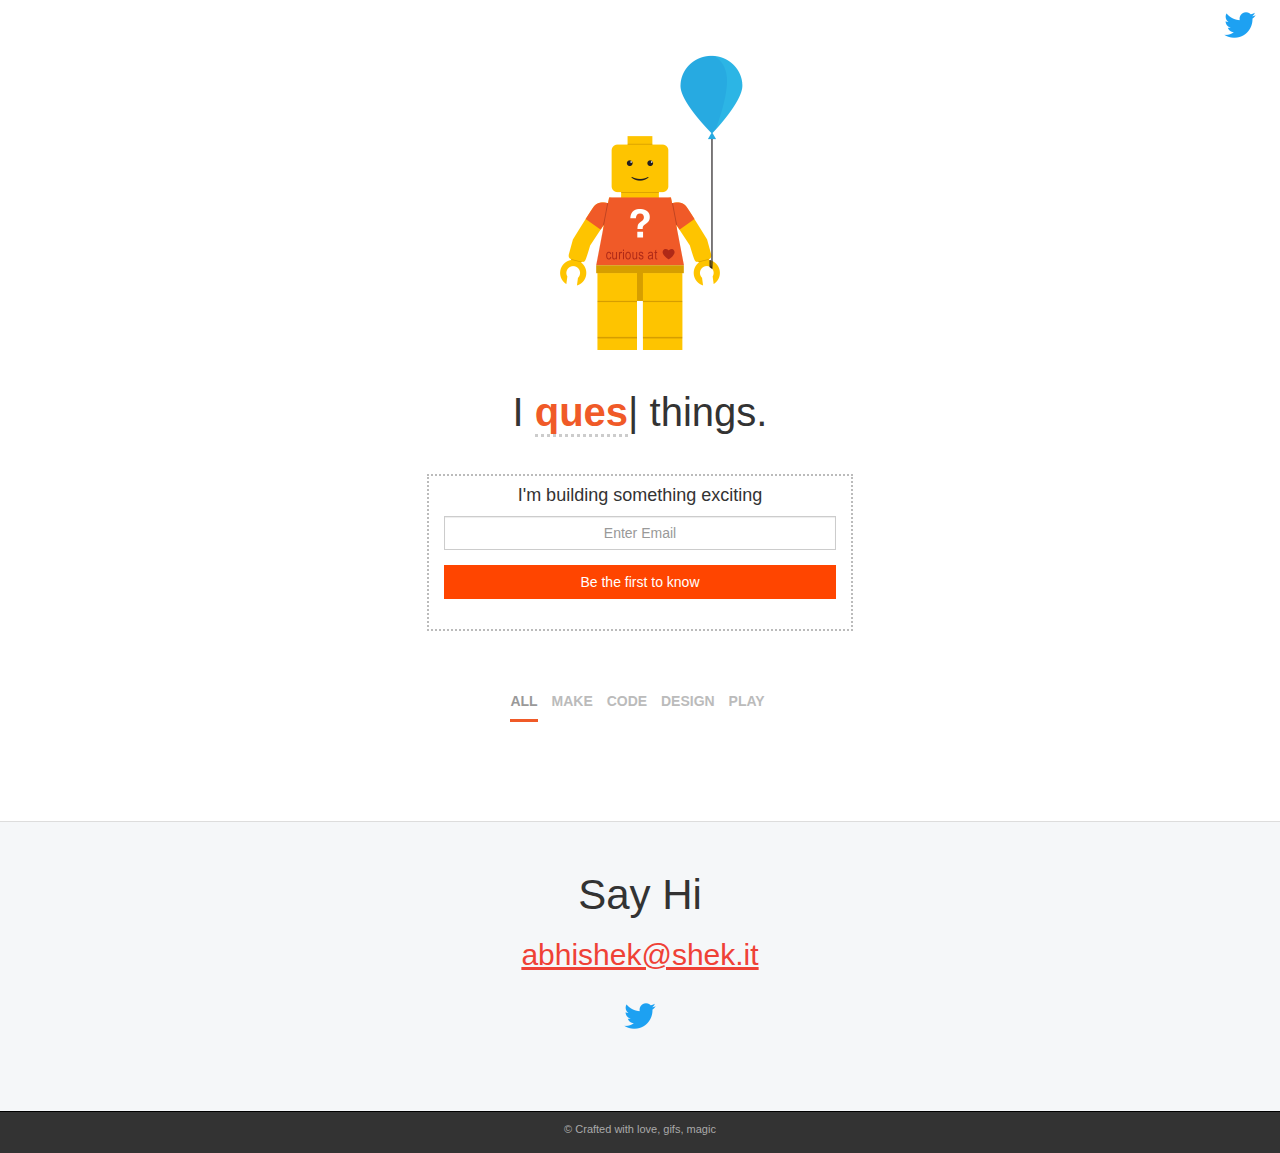
<file: index.html>
<!DOCTYPE html>
<html>
	<head>
		<meta charset="utf-8">
    	<meta http-equiv="X-UA-Compatible" content="IE=edge">
    	<meta name="viewport" content="width=device-width, initial-scale=1">
    	<title>Hi, I'm Abhishek</title>
		<link rel='shortcut icon' href='./public/img/favicon.ico' type='image/x-icon'/ >
		<link rel="stylesheet" type="text/css" href="./public/css/lib/bootstrap.min.css">
		<link rel="stylesheet" type="text/css" href="./public/css/style.css">
		<script>
		  (function(i,s,o,g,r,a,m){i['GoogleAnalyticsObject']=r;i[r]=i[r]||function(){
		  (i[r].q=i[r].q||[]).push(arguments)},i[r].l=1*new Date();a=s.createElement(o),
		  m=s.getElementsByTagName(o)[0];a.async=1;a.src=g;m.parentNode.insertBefore(a,m)
		  })(window,document,'script','https://www.google-analytics.com/analytics.js','ga');

		  ga('create', 'UA-85671705-1', 'auto');
		  ga('send', 'pageview');

		</script>
	</head>
	<body>
		<div class='container-fluid'>
			<div class="row">
				<div class="col-xs-12" style="text-align: right;">
					<a href="https://twitter.com/shekitup" target="_blank">
						<img src="./public/img/icon.png" width="50" alt="My twitter">
					</a>
				</div>
			</div>
			<div class='row'>
				<div class='col-md-4'></div>
				<div class='col-xs-12 col-md-4'>
					<div id='carousel' class='carousel slide'>
						<div class="carousel-inner" role='listbox'>
							<!-- put this to overcome problem of type and shirt not matching -->
							<div class='item active' id='placeholder-slide'>
								<img src='./public/img/blank.png' class='center-block lego-image'>
							</div>
							<div class='item'>
								<img src='./public/img/intro.png' class='center-block lego-image'>
							</div>
							<div class='item'>
								<img src='./public/img/maker.png' class='center-block lego-image'>
							</div>
							<div class='item'>
								<img src='./public/img/coder.png' class='center-block lego-image'>
							</div>
							<div class='item'>
								<img src='./public/img/designer.png' class='center-block lego-image'>
							</div>
							<div class='item'>
								<img src='./public/img/thinker.png' class='center-block lego-image'>
							</div>
						</div>
						<div class='carousel-static-image'>
							<img src='./public/img/underwear.png' class='center-block lego-image'>
						</div>
					</div> <!-- end of carousel -->
				</div>
				<div class="col-md-4"></div>
			</div><!-- end of carousel wrapper row -->

			<div class='row'>
				
				<div class='col-xs-12 text-center'>
					<h2 class='verb-title'>I <span class='verb'></span> things.</h2>
				</div>
				
			</div> <!-- end of verb row -->

			<div class="row">

				<div class="col-xs-12 col-md-4 col-md-offset-4 text-center" id="announcement">

					<h6 class="big-subtitle">I'm building something exciting</h6>
					<!-- Begin Mailchimp Signup Form -->
					<div id="mc_embed_signup">
						<form action="https://peeqo.us14.list-manage.com/subscribe/post?u=69e6efea4dd174cd8d1d6b664&amp;id=7d9869d325" method="post" id="mc-embedded-subscribe-form" name="mc-embedded-subscribe-form" class="validate" target="_blank" novalidate>
						    <div id="mc_embed_signup_scroll">
							
						<div class="mc-field-group form-group">
							<input type="email" value="" name="EMAIL" class="required email form-control" id="mce-EMAIL" placeholder="Enter Email" autocomplete="off">
						</div>
							<div id="mce-responses" class="clear">
								<div class="response" id="mce-error-response" style="display:none"></div>
								<div class="response" id="mce-success-response" style="display:none"></div>
							</div>    <!-- real people should not fill this in and expect good things - do not remove this or risk form bot signups-->
						    <div style="position: absolute; left: -5000px;" aria-hidden="true"><input type="text" name="b_69e6efea4dd174cd8d1d6b664_7d9869d325" tabindex="-1" value=""></div>
						    <div class="clear form-group">
						    	<input type="submit" value="Be the first to know" name="subscribe" id="mc-embedded-subscribe" class="button btn btn-default">
						    </div>
						    </div>
						</form>
					</div>
					<!--End mc_embed_signup-->
				</div>
	
<!-- 				<div class="col-xs-12 col-md-4 col-md-offset-4 text-center" id="announcement">
					<h2 class="verb-title">Something <span class="big">big</span> is here!</h2>

					<h6 class="big-subtitle">Check out my kickstarter campaign</h6>
					<br>
					<a href="https://kck.st/2T2oDQ6" class="btn btn-lg btn-orange" target="_blank">Go to Campaign Page</a>

					
				</div> -->
				
			</div>

			<div class='row'>
				<div class='col-xs-12 text-center'>
					<ul class="list-inline" id='category-links'>
						<li>
							<a href='#' class='project-category all-link active' data-id='all'>All</a>
						</li>
						<li>
							<a href='#' class='project-category make-link' data-id='make'>Make</a>
						</li>
						<li>
							<a href='#' class='project-category code-link' data-id='code'>Code</a>
						</li>
						<li>
							<a href='#' class='project-category design-link'  data-id='design'>Design</a>
						</li>
						<li>
							<a href='#' class='project-category play-link' data-id='play'>Play</a>
						</li>
					</ul>
				</div>
			</div> <!-- end of link row -->



			<div id='project-detail-wrapper'></div>

			<div class='container'>
				<div class='row' id='project-list'>
				</div>
			</div><!-- end of container -->



			<div class='row' id='contact'>

	
				
				<div class='col-xs-12 text-center'>
					<h4 class='say-hi'>Say Hi</h4>
					<h4 class='my-email'>
						<a href='mailto:abhishek@shek.it'>abhishek@shek.it</a>
					</h4>

					<br>
					<a href="https://twitter.com/shekitup" target="_blank">
						<img src="./public/img/icon.png" width="50" alt="My twitter">
					</a>
<!-- 					<h3 class='project-item-title'>Support Future Builds</h3>

					LTC: LNiNnEypSCrFrGhAo4g7Ze8stWhbqxYEYP<br>
					ETH: 0x1a76EA36295309bB5D9F543EFa2faB6ad7935649<br>
					BTC: <a href="bitcoin:1A7ER9NSDUcFxJngmWC5hGdV9RVWitUhSv" target="_blank">1A7ER9NSDUcFxJngmWC5hGdV9RVWitUhSv</a> -->
				</div>
			</div>

			<div class='row' id='footer'>
				<div class='col-xs-12 text-center'>
					<p>&copy; Crafted with love, gifs, magic</p>
				</div>
			</div>

		</div><!-- end of container fluid -->
		<script src="https://code.jquery.com/jquery-2.2.4.min.js" integrity="sha256-BbhdlvQf/xTY9gja0Dq3HiwQF8LaCRTXxZKRutelT44=" crossorigin="anonymous"></script>
		<script type="text/javascript" src='./public/js/lib/imagesloaded.min.js'></script>
		<script type="text/javascript" src='./public/js/lib/typed.min.js'></script>
		<script type="text/javascript" src='./public/js/lib/handlebars.runtime-v4.0.5.js'></script>
		<script type="text/javascript" src="./public/js/lib/bootstrap.min.js"></script>
		<script type="text/javascript" src='./public/js/projects.js'></script>
		<script type="text/javascript" src='./public/js/templates.js'></script>
		<script type="text/javascript" src='./public/js/global.js'></script>
		
	</body>
</html>
</file>
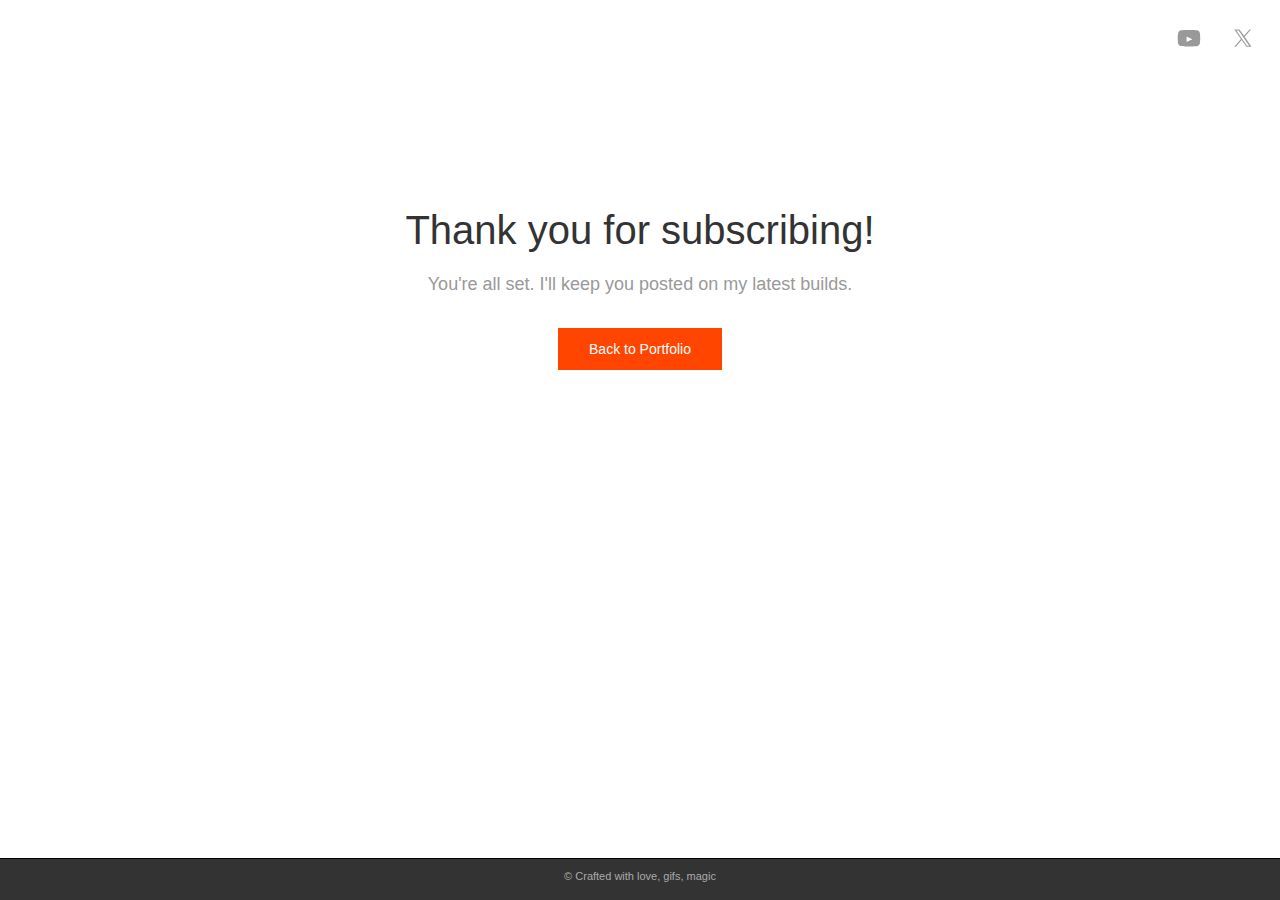
<file: thankyou/index.html>
<!DOCTYPE html>
<html>
	<head>
		<meta charset="utf-8">
    	<meta http-equiv="X-UA-Compatible" content="IE=edge">
    	<meta name="viewport" content="width=device-width, initial-scale=1">
    	<title>Thank You - Abhishek</title>
		<link rel='shortcut icon' href='../public/img/favicon.ico' type='image/x-icon'/ >
		<link rel="stylesheet" type="text/css" href="../public/css/lib/bootstrap.min.css">
		<link rel="stylesheet" type="text/css" href="../public/css/style.css">
		<script>
		  (function(i,s,o,g,r,a,m){i['GoogleAnalyticsObject']=r;i[r]=i[r]||function(){
		  (i[r].q=i[r].q||[]).push(arguments)},i[r].l=1*new Date();a=s.createElement(o),
		  m=s.getElementsByTagName(o)[0];a.async=1;a.src=g;m.parentNode.insertBefore(a,m)
		  })(window,document,'script','https://www.google-analytics.com/analytics.js','ga');

		  ga('create', 'UA-85671705-1', 'auto');
		  ga('send', 'pageview');

		</script>
	</head>
	<body>
		<div class='container-fluid'>
			<div class="row">
				<div class="col-xs-12" style="text-align: right; padding-top: 15px;">
					<a href="https://www.youtube.com/@shekitup" target="_blank" class="social-link">
						<svg width="48" height="48" viewBox="0 0 50 50" xmlns="http://www.w3.org/2000/svg"><path d="M36.2 18.4c-.3-1.1-1.1-1.9-2.2-2.2C32.1 15.7 25 15.7 25 15.7s-7.1 0-9 .5c-1.1.3-1.9 1.1-2.2 2.2-.5 1.9-.5 5.8-.5 5.8s0 3.9.5 5.8c.3 1.1 1.1 1.9 2.2 2.2 1.9.5 9 .5 9 .5s7.1 0 9-.5c1.1-.3 1.9-1.1 2.2-2.2.5-1.9.5-5.8.5-5.8s0-3.9-.5-5.8zM22.5 28.2v-5.9l6 3-6 2.9z" fill="#999"/></svg>
					</a>
					<a href="https://x.com/shekitup" target="_blank" class="social-link">
						<svg width="48" height="48" viewBox="0 0 50 50" xmlns="http://www.w3.org/2000/svg"><path d="M28.86 22.61L35.42 15h-1.55l-5.7 6.62L23.3 15h-5.24l6.88 10.02L18.06 33h1.55l6.02-6.99L30.7 33h5.24l-7.13-10.39h.01zM26.42 25.17l-.7-.99-5.55-7.94h2.39l4.47 6.4.7.99 5.83 8.34h-2.39l-4.76-6.81z" fill="#999"/></svg>
					</a>
				</div>
			</div>

			<div class='row' style="margin-top: 120px;">
				<div class='col-xs-12 text-center'>
					<h2 class='verb-title'>Thank you for subscribing!</h2>
					<p style="font-size: 18px; color: #999; margin-top: 20px;">You're all set. I'll keep you posted on my latest builds.</p>
					<br>
					<a href="/" class="btn btn-default" style="border-color: orangered; background: orangered; color: white; border-radius: 0; padding: 10px 30px;">Back to Portfolio</a>
				</div>
			</div>

			<div class='row' id='footer' style="position: fixed; bottom: 0; width: 100%;">
				<div class='col-xs-12 text-center'>
					<p>&copy; Crafted with love, gifs, magic</p>
				</div>
			</div>

		</div>
	</body>
</html>
</file>
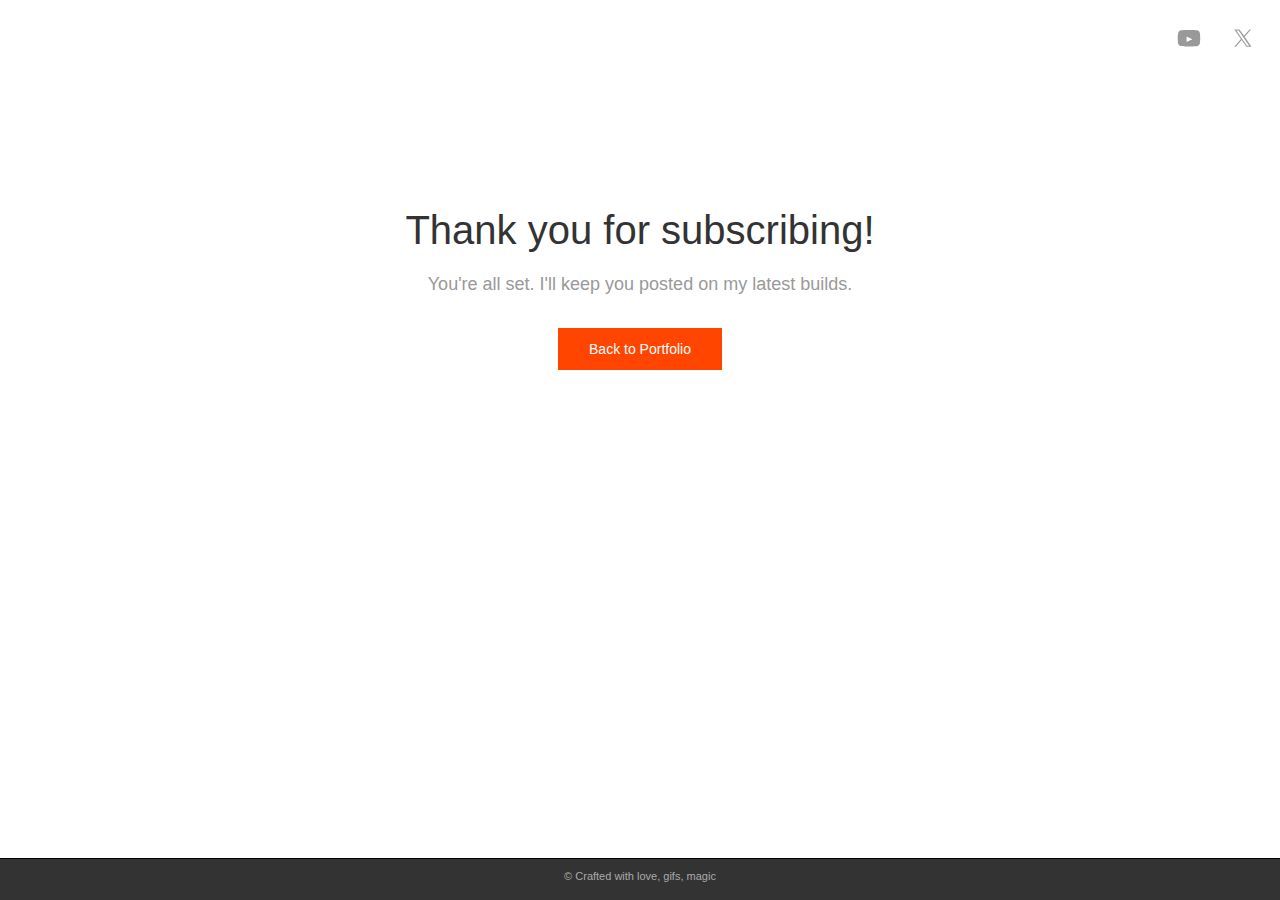
<file: thankyou.html>
<!DOCTYPE html>
<html>
	<head>
		<meta charset="utf-8">
    	<meta http-equiv="X-UA-Compatible" content="IE=edge">
    	<meta name="viewport" content="width=device-width, initial-scale=1">
    	<title>Thank You - Abhishek</title>
		<link rel='shortcut icon' href='./public/img/favicon.ico' type='image/x-icon'/ >
		<link rel="stylesheet" type="text/css" href="./public/css/lib/bootstrap.min.css">
		<link rel="stylesheet" type="text/css" href="./public/css/style.css">
		<script>
		  (function(i,s,o,g,r,a,m){i['GoogleAnalyticsObject']=r;i[r]=i[r]||function(){
		  (i[r].q=i[r].q||[]).push(arguments)},i[r].l=1*new Date();a=s.createElement(o),
		  m=s.getElementsByTagName(o)[0];a.async=1;a.src=g;m.parentNode.insertBefore(a,m)
		  })(window,document,'script','https://www.google-analytics.com/analytics.js','ga');

		  ga('create', 'UA-85671705-1', 'auto');
		  ga('send', 'pageview');

		</script>
	</head>
	<body>
		<div class='container-fluid'>
			<div class="row">
				<div class="col-xs-12" style="text-align: right; padding-top: 15px;">
					<a href="https://www.youtube.com/@shekitup" target="_blank" class="social-link">
						<svg width="48" height="48" viewBox="0 0 50 50" xmlns="http://www.w3.org/2000/svg"><path d="M36.2 18.4c-.3-1.1-1.1-1.9-2.2-2.2C32.1 15.7 25 15.7 25 15.7s-7.1 0-9 .5c-1.1.3-1.9 1.1-2.2 2.2-.5 1.9-.5 5.8-.5 5.8s0 3.9.5 5.8c.3 1.1 1.1 1.9 2.2 2.2 1.9.5 9 .5 9 .5s7.1 0 9-.5c1.1-.3 1.9-1.1 2.2-2.2.5-1.9.5-5.8.5-5.8s0-3.9-.5-5.8zM22.5 28.2v-5.9l6 3-6 2.9z" fill="#999"/></svg>
					</a>
					<a href="https://x.com/shekitup" target="_blank" class="social-link">
						<svg width="48" height="48" viewBox="0 0 50 50" xmlns="http://www.w3.org/2000/svg"><path d="M28.86 22.61L35.42 15h-1.55l-5.7 6.62L23.3 15h-5.24l6.88 10.02L18.06 33h1.55l6.02-6.99L30.7 33h5.24l-7.13-10.39h.01zM26.42 25.17l-.7-.99-5.55-7.94h2.39l4.47 6.4.7.99 5.83 8.34h-2.39l-4.76-6.81z" fill="#999"/></svg>
					</a>
				</div>
			</div>

			<div class='row' style="margin-top: 120px;">
				<div class='col-xs-12 text-center'>
					<h2 class='verb-title'>Thank you for subscribing!</h2>
					<p style="font-size: 18px; color: #999; margin-top: 20px;">You're all set. I'll keep you posted on my latest builds.</p>
					<br>
					<a href="/" class="btn btn-default" style="border-color: orangered; background: orangered; color: white; border-radius: 0; padding: 10px 30px;">Back to Portfolio</a>
				</div>
			</div>

			<div class='row' id='footer' style="position: fixed; bottom: 0; width: 100%;">
				<div class='col-xs-12 text-center'>
					<p>&copy; Crafted with love, gifs, magic</p>
				</div>
			</div>

		</div>
	</body>
</html>
</file>
<file: public/css/style.css>
/** CAROUSEL **/

#carousel {
    margin-bottom: 20px;
}

.carousel-static-image {
    position: absolute;
    top:0;
    left:0;
    width: 100%;
    min-height: 100%;
    z-index: -1;
}

.lego-image {
    width: 250px;
}

.btn-orange {
    background: rgb(255,70,0);
    color: white;
    border-radius: 0;
    border: none;
    padding: 15px 20px;
    font-weight: bold;
}



.btn-orange:hover {
    background: rgb(255,70,0,0.8);
    color: white;
    border: none;
}


/** TYPED AREA **//
h2 {
    font-weight: 300;
}

#announcement {
    padding-bottom: 15px;
    border: 2px dotted #bbb;
    margin-top:30px;
    margin-bottom: 30px;
}

.verb-title {
    font-size: 40px;
    font-weight: 300;
}

.big {
    font-weight: 700;
    text-transform: uppercase;
}

.big-subtitle {
    color: #333;
    font-size: 18px;
}

.verb {
    border-bottom:3px dotted #ccc; 
}

.question, .make, .invent, .code, .design{
    font-weight: bold;
}

.question {
    color: #f05a28;
}

.make{
    color: #7546b2;
}

.invent {
    color: #2cb5e5;
}

.code {
    color: #39b54a;
}

.design {
    color: #ef4136;
}

/** MAILCHIMP FORM **/
#mce-EMAIL {
    border-radius: 0;
    text-align: center;
}

#mc-embedded-subscribe, #apply {
    width: 100%;
    border-radius: 0;
    border-color: orangered;
    background: orangered;
    color: white;
}

#mc-embedded-subscribe:hover, #apply:hover{
    background: #f05a28;
}

/** CATEGORY LINKS **/

#category-links {
    margin-top: 30px;
    text-transform: uppercase;
    font-weight: 700;
    font-size: 14px;
    margin-bottom: 50px;
}

.project-category{
    color: #bbb;
    padding-bottom: 10px;
    border-bottom: 3px solid transparent;
}

.project-category:hover, .project-category:focus{
    text-decoration: none;
    color: #999;
    outline: none;
}

.active {
    color: #999;
}

.all-link:hover, .all-link:focus,  .all-link.active{
    border-color: #f05a28;
}

.make-link:hover, .make-link:focus, .make-link.active{
    border-color: #7546b2;
}

.code-link:hover, .code-link:focus, .code-link.active{
    border-color: #39b54a;
}

.design-link:hover, .design-link:focus, .design-link.active {
    border-color: #ef4136;
}

.play-link:hover, .play-link:focus, .play-link.active {
    border-color: #2cb5e5;
}

/** PROJECT LIST **/

#project-list {
    text-align: center;
}

.is-loading {
    height: 250px;
    width: 300px;
    background-color: #eee;
    background-position: center center;
    background-repeat: no-repeat;
    background-image: url('../img/loader.gif');
    background-size: 40px;
    margin-left: auto;
    margin-right: auto;
    display: block;
    border: 1px solid #ccc;
}

.loading-failed {
    height: 250px;
    width: 300px;
    background-color: #eee;
    background-position: center center;
    background-repeat: no-repeat;
    background-image: url('../img/loading-failed.png');
    background-size: 32px;
    margin-left: auto;
    margin-right: auto;
    display: block;
    border: 1px solid #ccc;
}

.project-item-image {
    border: 1px solid #ccc;
}

.project-item-title {
    margin: 0;
    font-weight: bold;
    text-transform: uppercase;
    font-size: 12px;
    margin-top: 10px;
    margin-bottom: 20px;
    color:#aaa;
}

.ellipsis{
    width: 100%;
    white-space: nowrap;
    overflow: hidden;
    text-overflow: ellipsis;
}

/* PROJECT DETAIL */

#project-detail {
    border-top: 1px solid #ddd;
    border-bottom: 2px solid #ddd;
    padding: 30px 0;
    position: relative;
    margin-bottom: 40px;
}

#project-detail img, iframe{
    border:1px solid #ccc;
}

.responsive-iframe {
    position: relative;
    height: 0;
    overflow: hidden;
    max-width: 600px;
    display: block;
    margin: 0 auto;
    padding-bottom: 56.25%;
}

.responsive-iframe-16x9 {
    padding-bottom: 56.25%;
}

.responsive-iframe-4x3{
    padding-bottom: 75%;
}

.responsive-iframe iframe {
    position: absolute;
    top:0;
    left: 0;
    width: 100%;
    height: 100%;

}

/*iframe {
    margin: 0 auto;
    display: block;
    width:100%;
    max-width: 600px;
    height: 500px;
}*/

.project-detail-close {
    color: #999;
    font-weight: 200;
    font-size: 40px;
    position: absolute;
    right: 20px;
    top:5px;
    z-index: 5;
}

.project-detail-close:hover, .project-detail-close:focus {
    color: #666;
    text-decoration: none;
}

.project-detail-container {
    text-align: left;
    padding-left: 60px;
}

.project-detail-title{
    font-weight: 300;
    font-size: 42px;
}

.project-detail-description{
    font-size: 16px;
    margin-bottom: 20px;
}

.project-detail-link{
    font-size: 16px;
    color: #ef4136;
}

.project-detail-link:hover{
    text-decoration: none;
    color: #d73a30;
}

.project-detail-subheader {
    font-weight: 300;
    color: #999;
    margin-bottom: 20px;
}

.project-detail-subheader:after {
    content: '';
    width: 40px;
    display: block;
    height: 1px;
    border-bottom: 2px solid #ef4136;
    text-align: left;
    margin:10px 0;
}

.strikethrough {
    color:#ef4136;
    font-size: 16px;
    text-decoration:line-through;
}

.project-detail-role li{
    background: #eee;
    padding: 5px 10px;
    border-radius: 50px;
    border:1px solid #ddd;
    color: #999;
    margin-bottom: 5px;
    text-transform: capitalize;
}

.carousel-control.left, .carousel-control.right {
    background-image: none;
    background-repeat: none;
}

.carousel-control {
    top: 0;
    font-weight: 300;
    font-size: 70px;
    color: white;
    opacity: 0.8;
    text-shadow: 0 0 3px black;
    pointer-events: none;
}

.carousel-arrow {
    position: absolute;
    top: 40%;
    pointer-events: all;
}

.carousel-arrow.prev{
    left:25px;
}

.carousel-arrow.next {
    right: 25px;
}

.carousel-control:hover, .carousel-control:focus {
    color: white;
}

/** CONTACT **/

#contact {
    background: #f5f7f9;
    border-top: 1px solid #ddd;
    padding-top: 50px;
    padding-bottom: 70px;
    margin-top: 60px;
}

.say-hi{
    margin: 0;
    font-size: 42px;
    font-weight: 300;
}

.my-email {
    margin: 0;
    margin-top: 20px;
    font-size: 30px;
}

.my-email a{
    color: #ef4136;
    text-decoration: underline;
}

.my-email a:hover{
    color: #d73a30;
}

/* FOOTER */

#footer {
    background: #333;
    padding-top: 10px;
    padding-bottom: 5px;
    border-top: 1px solid #000;
}

#footer p {
    color: #aaa;
    font-weight: 300;
    font-size: 11px;
}

/* TYPED JS ANIMATED CURSOR */

.typed-cursor{
    opacity: 1;
    -webkit-animation: blink 0.7s infinite;
    -moz-animation: blink 0.7s infinite;
    animation: blink 0.7s infinite;
}
@keyframes blink{
    0% { opacity:1; }
    50% { opacity:0; }
    100% { opacity:1; }
}
@-webkit-keyframes blink{
    0% { opacity:1; }
    50% { opacity:0; }
    100% { opacity:1; }
}
@-moz-keyframes blink{
    0% { opacity:1; }
    50% { opacity:0; }
    100% { opacity:1; }
}

/** MEDIA QUERIES **/

@media(max-width: 992px){
    .project-detail-container {
        text-align: center;
        padding-left: 15px;
    }

    .project-detail-subheader:after{
        text-align: center;
        margin: 10px auto 0;

    }
}

@media (max-width: 768px){
    .lego-image {
        width: 200px;
    }

    .carousel-arrow {
        top: 35%;
    }

    
}
</file>
